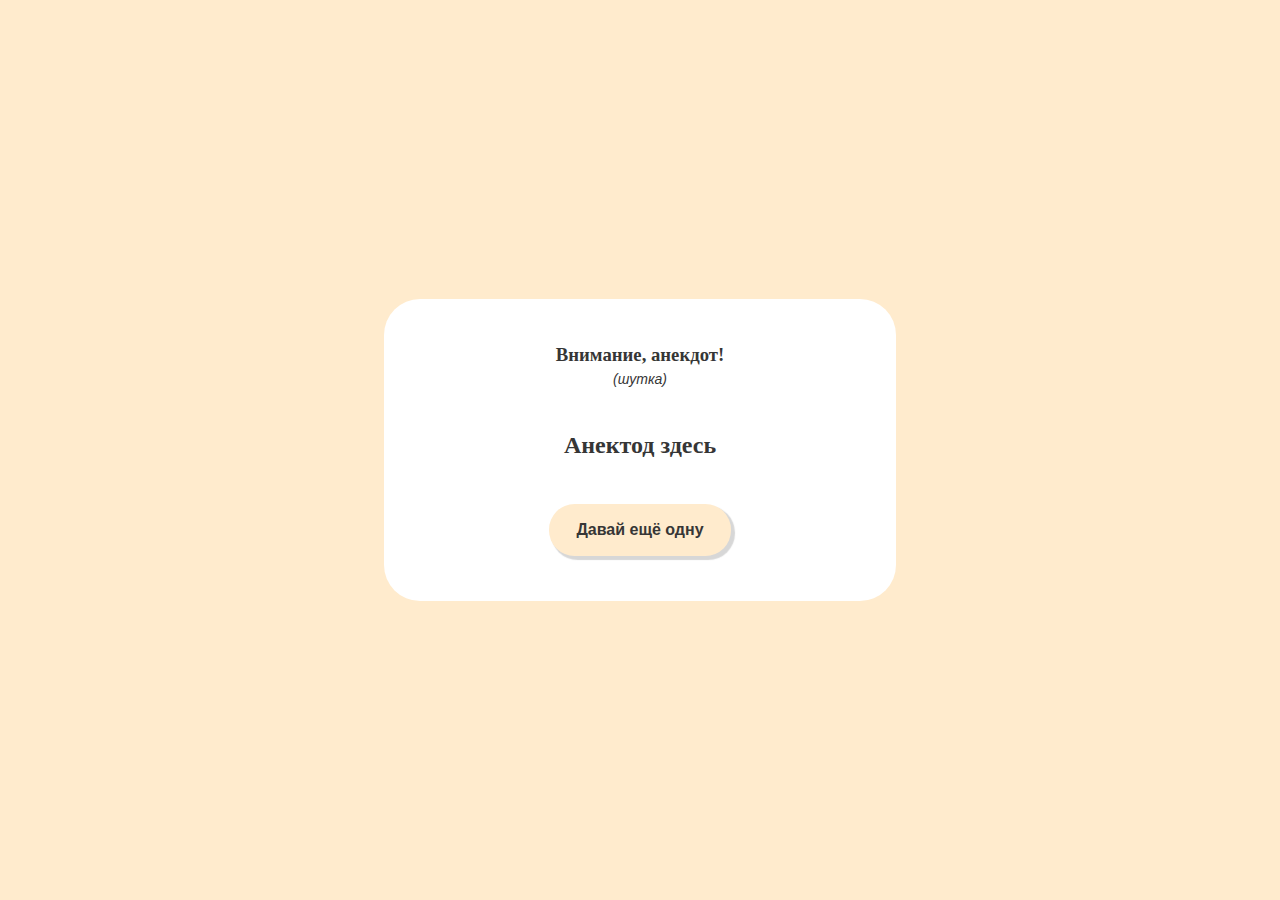
<file: Anekdoty/index.html>
<!DOCTYPE html>
<html lang="en">
<head>
    <meta charset="UTF-8">
    <meta name="viewport" content="width=device-width, initial-scale=1.0">
    <title>Anekdoty</title>
    <link rel="stylesheet" href="style.css">
</head>
<body>
    
    <div class="container">
        <div class="text-box">
            <h3>Внимание, анекдот!</h3>
            <p class="note">(шутка)</p>
        </div>
        <p id="anekdot">Анектод здесь</p>
        <button id="btn">Давай ещё одну</button>
    </div>

    <script src="script.js"></script>
</body>
</html>
</file>
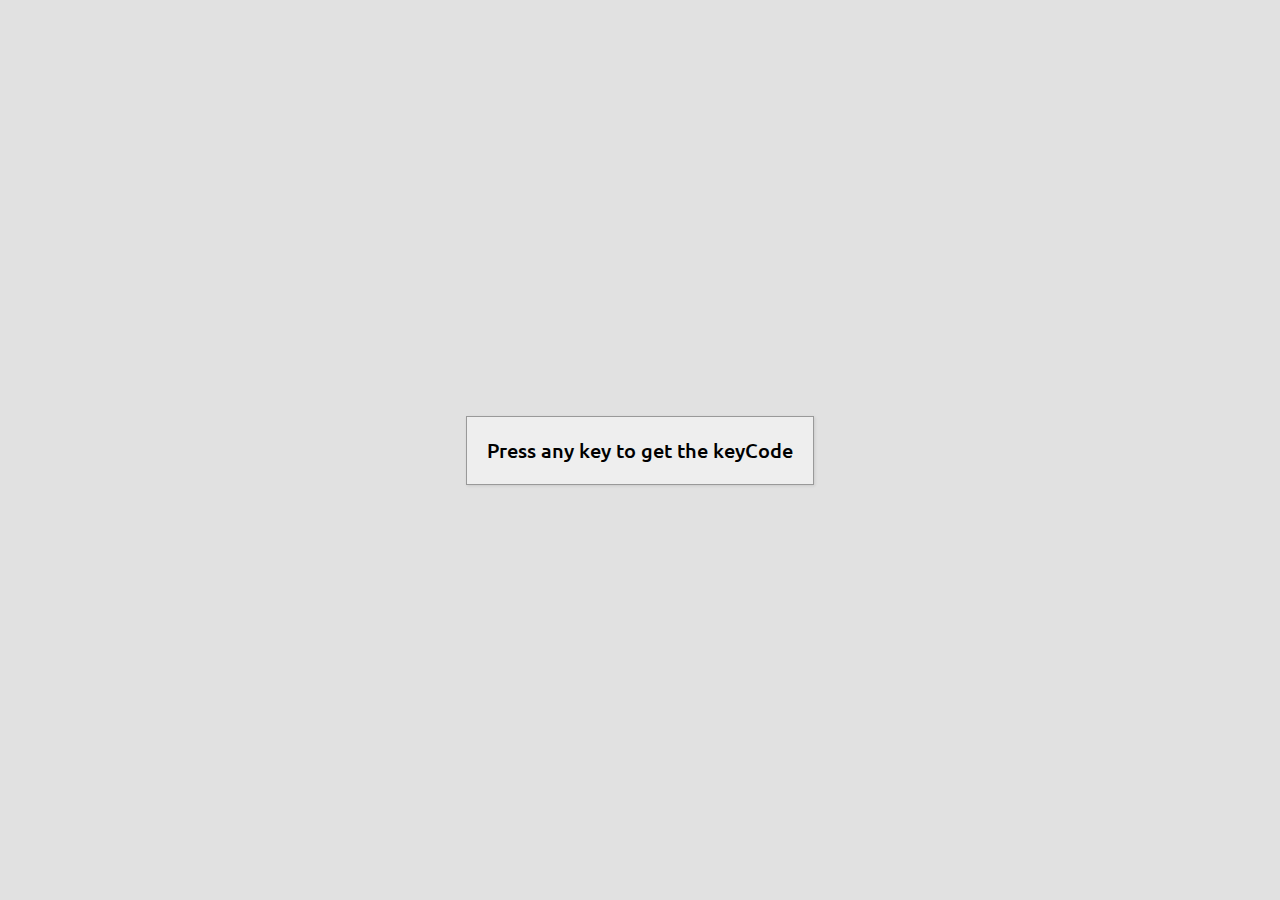
<file: Event Key Codes/index.html>
<!DOCTYPE html>
<html lang="en">
<head>
    <meta charset="UTF-8">
    <meta name="viewport" content="width=device-width, initial-scale=1.0">
    <title>Event Key Codes</title>
    <link rel="stylesheet" href="style.css">
</head>
<body>
    <div id="insert">
        <div class="key">
            Press any key to get the keyCode
        </div>
    </div>

    <script src="script.js"></script>
</body>
</html>
</file>
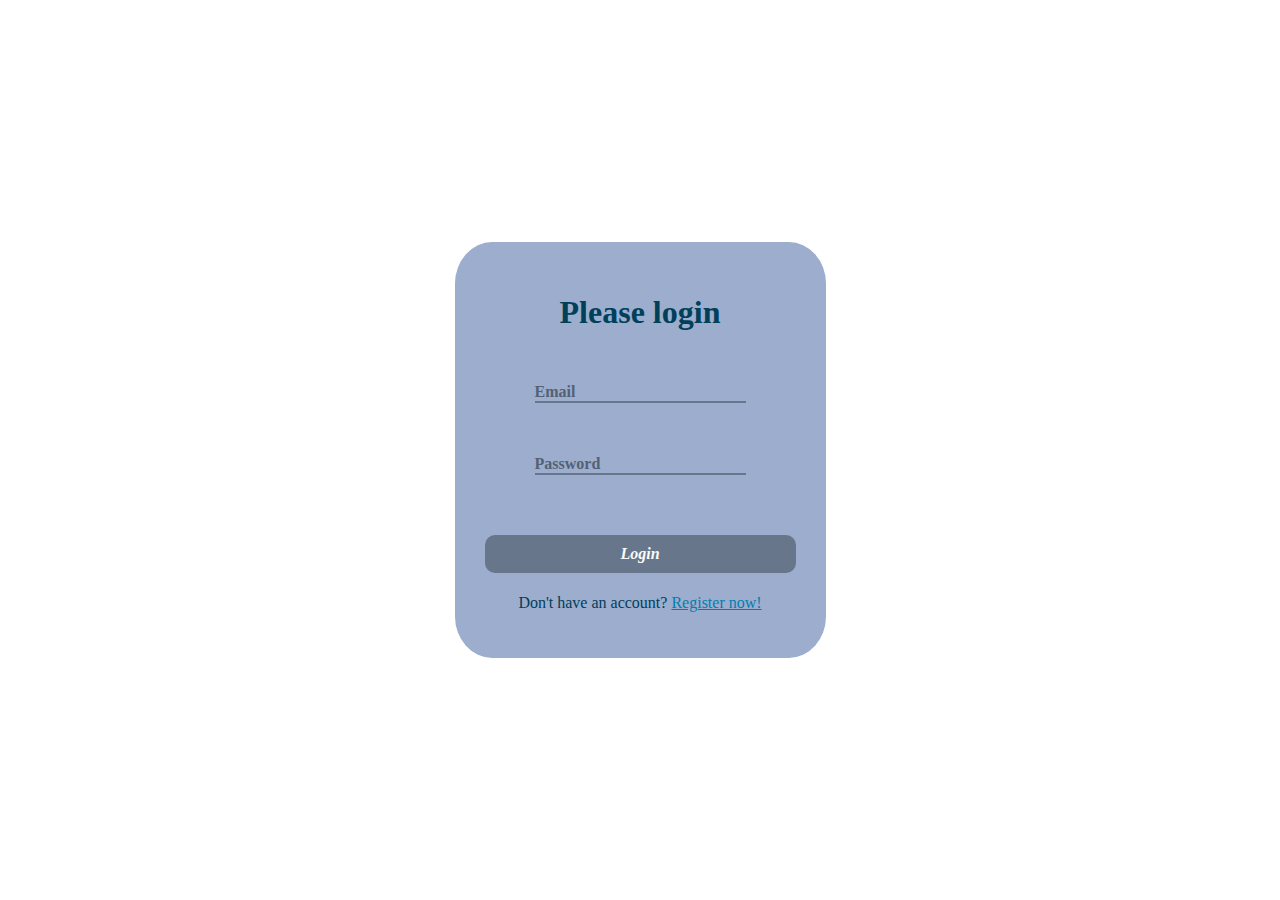
<file: Form Animation/index.html>
<!DOCTYPE html>
<html lang="en">
<head>
    <meta charset="UTF-8">
    <meta name="viewport" content="width=device-width, initial-scale=1.0">
    <title>Form Animation</title>
    <link rel="stylesheet" href="style.css"/>
</head>
<body>
    <form>
        <h1 class="text">Please login</h1>

        <div class="form-control">
            <input type="email" id="login" required>
            <label for="login">Email</label>
        </div>

        <div class="form-control">
            <input type="password" id="password" required>
            <label for="password">Password</label>
        </div>

        <button id="btn">Login</button>

        <p class="text">Don't have an account? <a href="#">Register now!</a></p>
    </form>





    <script src="script.js"></script>
</body>
</html>
</file>
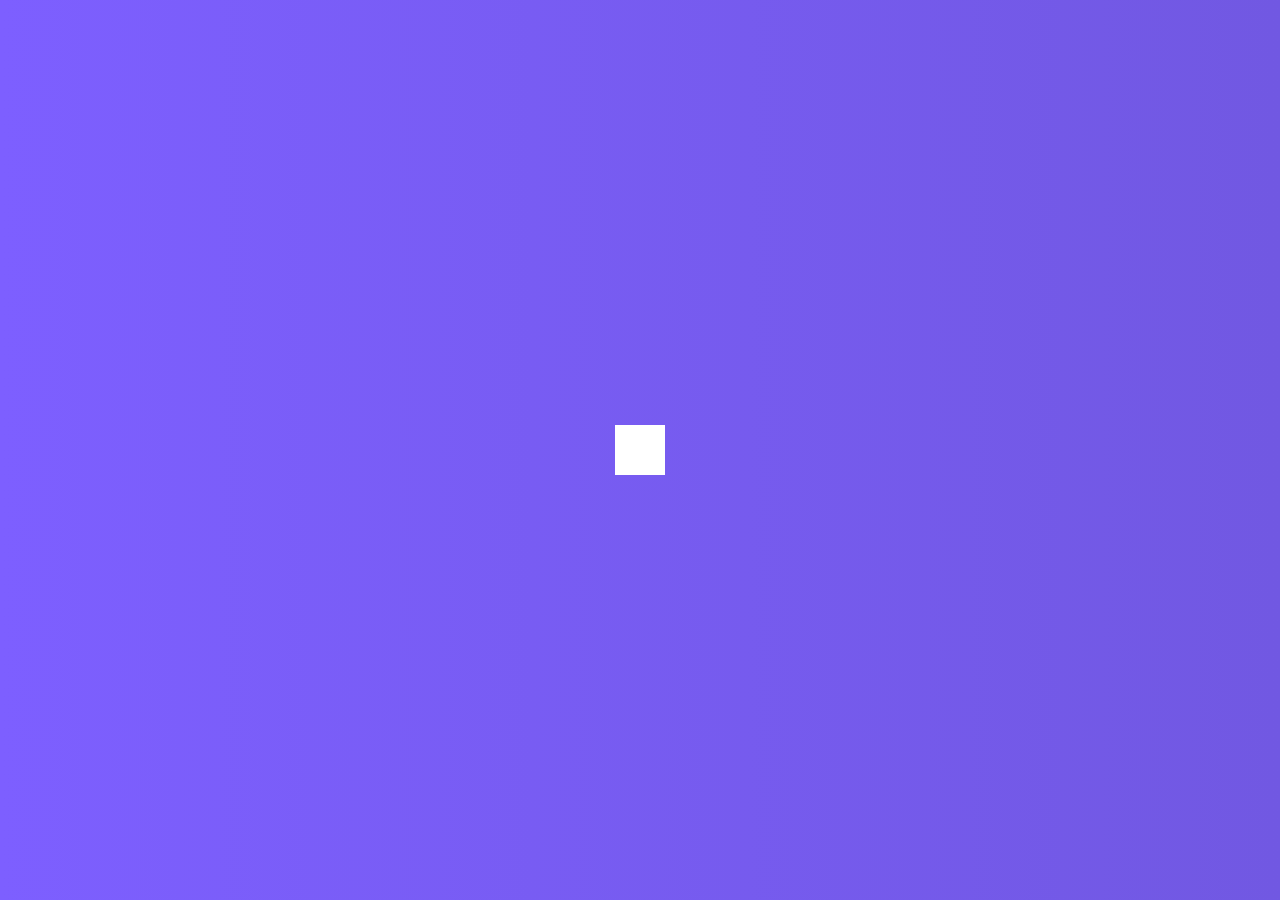
<file: Hidden Search Widget/index.html>
<!DOCTYPE html>
<html lang="en">
<head>
    <meta charset="UTF-8">
    <meta name="viewport" content="width=device-width, initial-scale=1.0">
    <title>Hidden Search Widget</title>
    <link rel="stylesheet" href="https://cdnjs.cloudflare.com/ajax/libs/font-awesome/6.4.2/css/all.min.css" integrity="sha512-z3gLpd7yknf1YoNbCzqRKc4qyor8gaKU1qmn+CShxbuBusANI9QpRohGBreCFkKxLhei6S9CQXFEbbKuqLg0DA==" crossorigin="anonymous" referrerpolicy="no-referrer" />
    <link rel="stylesheet" href="style.css">
</head>
<body>
    <div class="search">
        <input type="text" class="input" placeholder="Search...">
        <button class="button">
            <i class="fas fa-search"></i>
        </button>
    </div>

    <script src="script.js"></script>
</body>
</html>
</file>
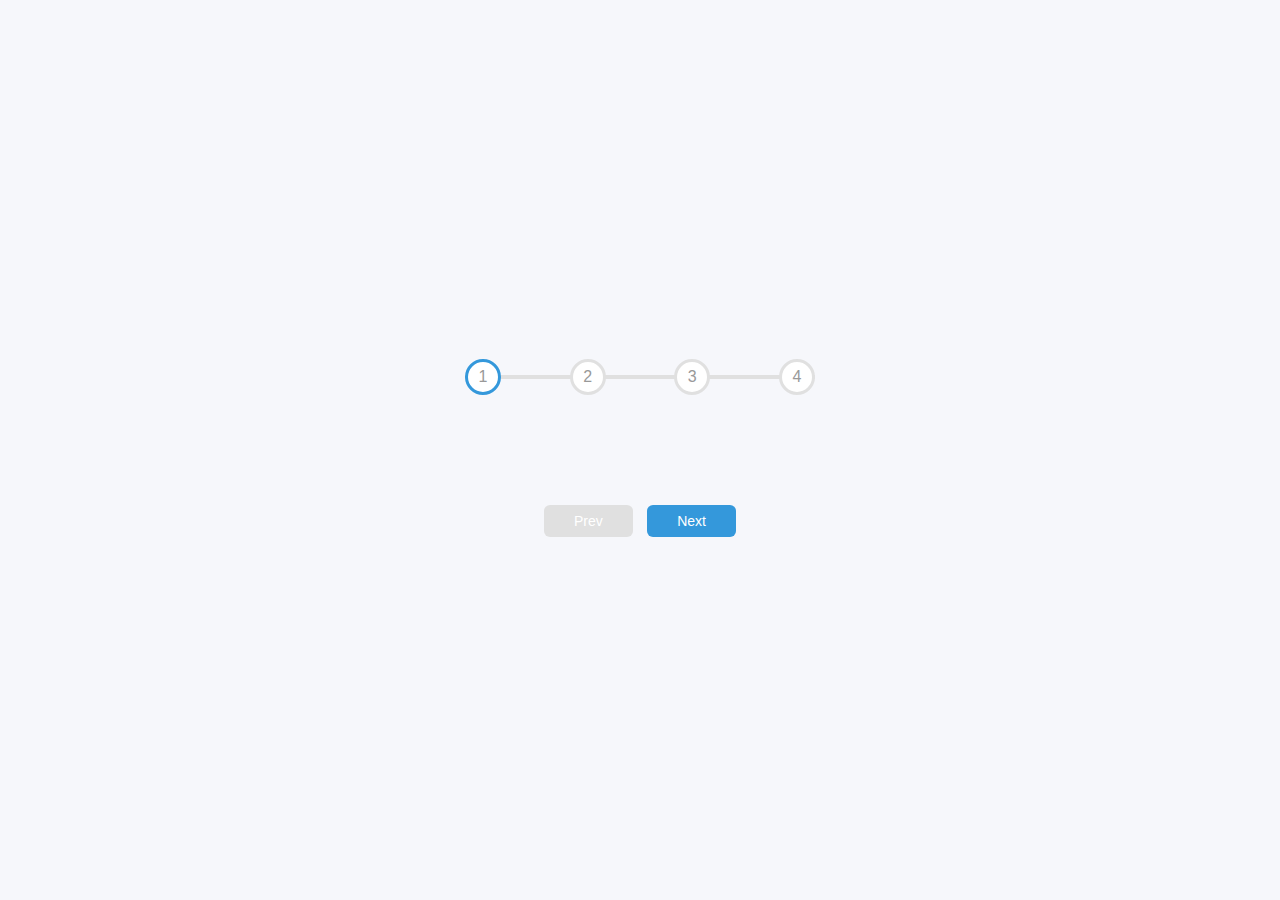
<file: Progress Steps/index.html>
<!DOCTYPE html>
<html lang="en">
<head>
    <meta charset="UTF-8">
    <meta name="viewport" content="width=device-width, initial-scale=1.0">
    <title>Progress Steps</title>
    <link rel="stylesheet" href="style.css">
</head>
<body>
    <div class="container">
        <div class="progress-container">
            <div class="progress" id="progress"></div>
            <div class="circle active">1</div>
            <div class="circle">2</div>
            <div class="circle">3</div>
            <div class="circle">4</div>
        </div>

        <button class="btn" id="prev" disabled>Prev</button>
        <button class="btn" id="next">Next</button>
    </div>

    <script src="script.js"></script>
</body>
</html>
</file>
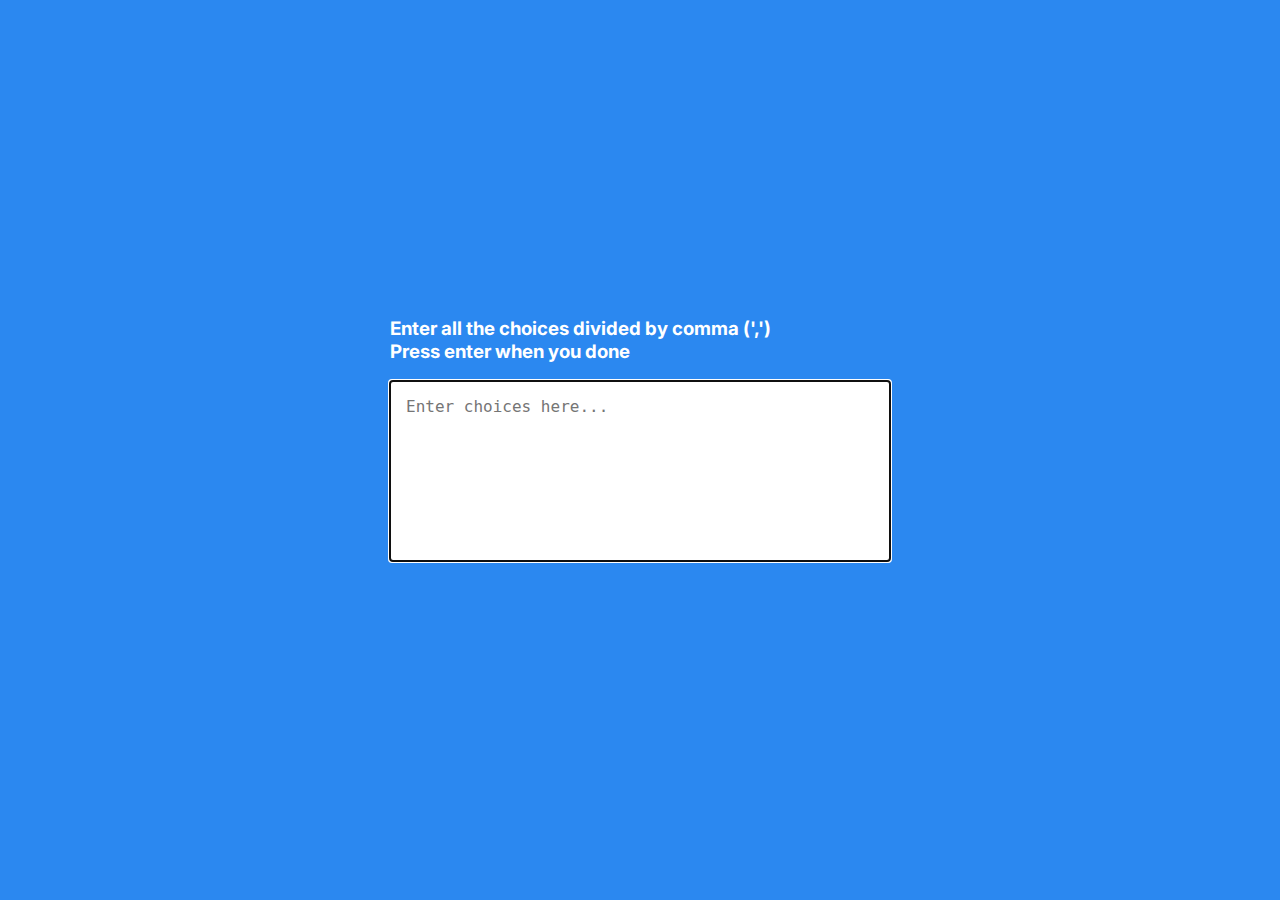
<file: Random Choice Picker/index.html>
<!DOCTYPE html>
<html lang="en">
<head>
    <meta charset="UTF-8">
    <meta name="viewport" content="width=device-width, initial-scale=1.0">
    <title>Random Choice Picker</title>
    <link rel="stylesheet" href="style.css">
</head>
<body>
    <div class="container">
        <h3>Enter all the choices divided by comma (',')<br>Press enter when you done</h3>
        <textarea placeholder="Enter choices here..." name="" id="textarea"></textarea>
    

        <div id="tags">
            
        </div>
    </div>

    <script src="script.js"></script>
</body>
</html>
</file>
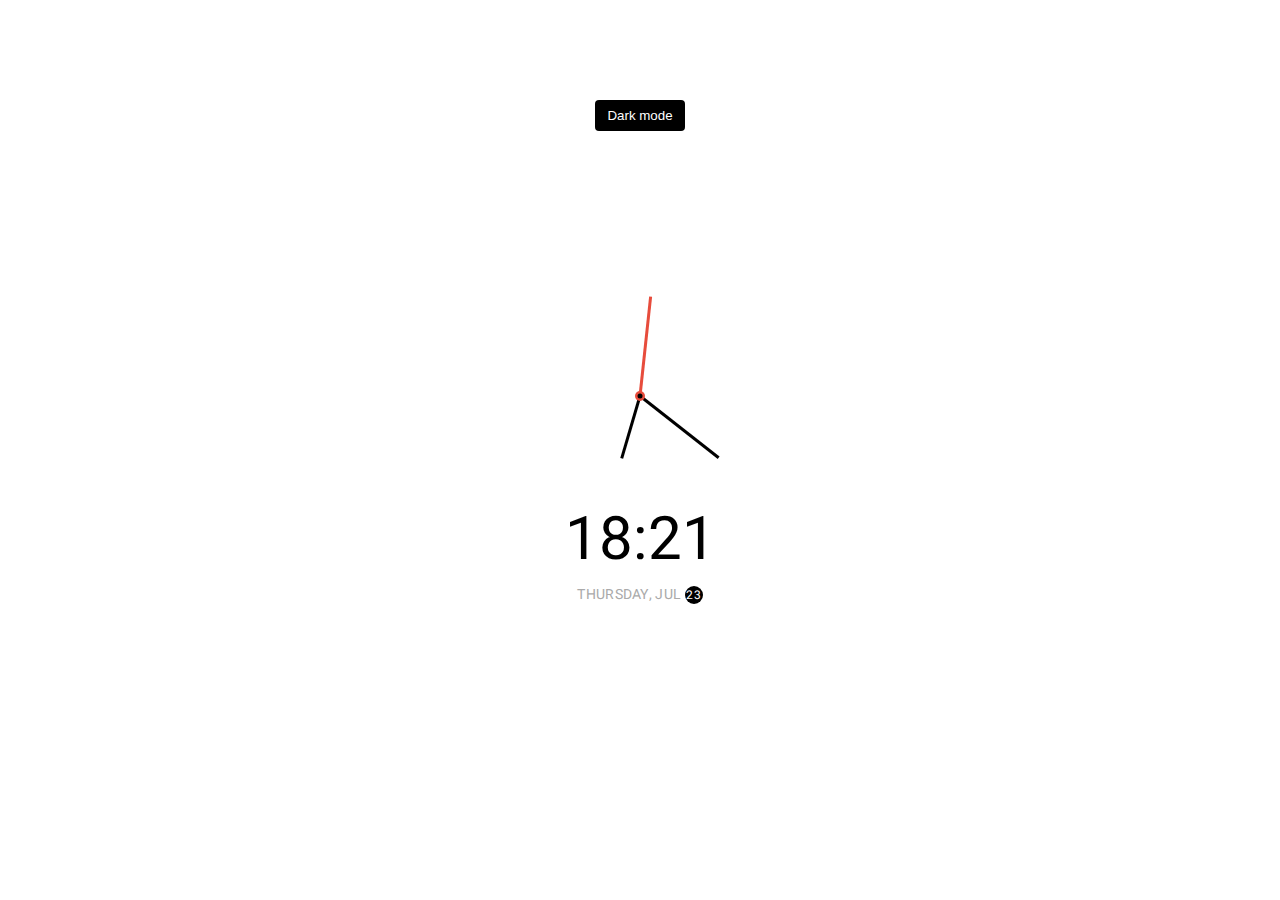
<file: Time Clock/index.html>
<!DOCTYPE html>
<html lang="en">
<head>
    <meta charset="UTF-8">
    <meta name="viewport" content="width=device-width, initial-scale=1.0">
    <title>Theme Clock</title>
    <link rel="stylesheet" href="style.css">
</head>
<body>
    <button class="toggle">Dark mode</button>
    
    <div class="clock-container">
        <div class="clock">
            <div class="needle hour"></div>
            <div class="needle minute"></div>
            <div class="needle second"></div>
            <div class="center-point"></div>
        </div>

        <div class="time">12:00</div>
        <div class="date">Monday, Nov <span class="circle">2</span></div>
    </div>

    <script src="script.js"></script>
</body>
</html>
</file>
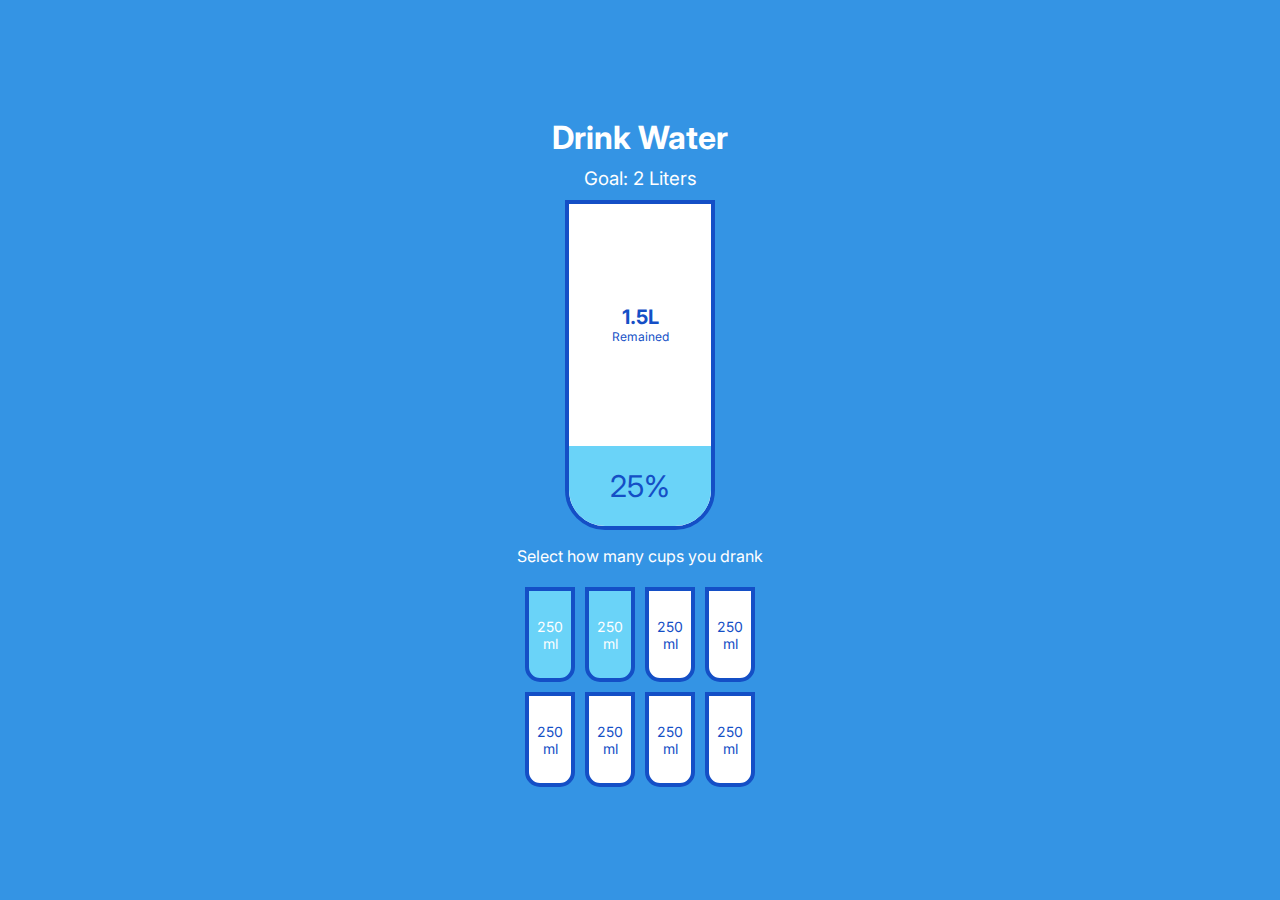
<file: Water Drink App/index.html>
<!DOCTYPE html>
<html lang="en">
<head>
    <meta charset="UTF-8">
    <meta name="viewport" content="width=device-width, initial-scale=1.0">
    <title>Water Drink App</title>
    <link rel="stylesheet" href="style.css">
</head>
<body>
    <h1>Drink Water</h1>
    <h3>Goal: 2 Liters</h3>

    <div class="cup">
        <div class="remained" id="remained">
            <span id="liters">1.5L</span>
            <small>Remained</small>
        </div>

        <div class="percentage" id="percentage">
            20%
        </div>
    </div>

    <p class="text">Select how many cups you drank</p>

    <div class="cups">
        <div class="cup cup-small full">250ml</div>
        <div class="cup cup-small full">250ml</div>
        <div class="cup cup-small">250ml</div>
        <div class="cup cup-small">250ml</div>
        <div class="cup cup-small">250ml</div>
        <div class="cup cup-small">250ml</div>
        <div class="cup cup-small">250ml</div>
        <div class="cup cup-small">250ml</div>
    </div>

    <script src="script.js"></script>
</body>
</html>
</file>
<file: Anekdoty/style.css>
* {
    box-sizing: border-box;
    margin: 0;
    padding: 0;
}

body {
    background-color: blanchedalmond;
    height: 100svh;
    width: 100svw;
    font-family: 'Roboto', 'sans-serif';
    color: #363636;
    display: flex;
    justify-content: center;
    align-items: center;
    flex-direction: column;
    overflow: hidden;
}

.container {
    background-color: white;
    text-align: center;
    width: 40svw;
    min-width: 50svh;
    padding: 5svh 2svh;
    border-radius: 4svh;
}

#btn {
    border-color: transparent;
    background-color: blanchedalmond;
    padding: 15px 25px;
    border-radius: 2svw;
    color: #363636;
    font-weight: 800;
    font-size: 16px;
    box-shadow: 3px 3px 1px 1px rgb(54, 54, 54, 0.2);
    cursor: pointer;
}



.note{
    font-family: 'Georgia', sans-serif;
    font-size: 14px;
    font-style: italic;
    font-weight: 300;
    margin-top: 5px;
}

#anekdot{
    font-size: 24px;
    font-weight: 600;
    margin: 5svh 0;
}
</file>
<file: Event Key Codes/style.css>
@import url('https://fonts.googleapis.com/css2?family=Ubuntu:ital,wght@0,300;0,400;0,500;0,700;1,300;1,400;1,500;1,700&display=swap');

* {
    box-sizing: border-box;
}

body {
    font-family: 'Ubuntu', sans-serif;
    overflow: hidden;
    display: flex;
    justify-content: center;
    align-items: center;
    height: 100vh; /* Обновлено на стандартное */
    background-color: #e1e1e1;
    margin: 0; /* Удаление отступов для body */
}

#insert {
    display: flex;
    justify-content: center;
    align-items: center;
    flex-direction: column;
    width: 100%;
    height: 100%;
}

.key {
    border: 1px solid #999;
    background-color: #eee;
    display: flex;
    flex-direction: column;
    align-items: center;
    font-size: 20px;
    font-weight: 500;
    box-shadow: 1px 1px 3px rgba(0, 0, 0, 0.1);
    padding: 20px;
    margin: 10px;
    min-width: 150px;
    position: relative;
    text-align: center;
}

.key small {
    font-weight: 400;
    color: #999;
    text-align: center;
}
</file>
<file: Form Animation/style.css>
*{
    box-sizing: border-box;
}

body {
    display: flex;
    flex-direction: column;
    align-items: center;
    justify-content: center;
    height: 100vh;
    margin: 0;
    font-family: Georgia, 'Times New Roman', Times, serif;
}

form{
    background-color: #9cadce;
    padding: 30px;
    border-radius: 10%;
}

.text {
    text-align: center;
    color: rgb(0, 64, 89);
}

h1{
    margin-bottom: 40px;
}

a {
    color: rgb(1, 126, 176);
}

.form-control{
    margin: 50px;
    position: relative;
}

.form-control input{
    outline: none;
    margin-bottom: 10px;
    display: block;
    background-color: transparent;
    border: 0;
    width: 100%;
    border-bottom: 2px #67768a solid;
    font-size: 16px;
}

#btn {
    padding: 10px;
    margin-top: 10px;
    margin-bottom: 5px;
    font-size: 16px;
    background-color: #67768a;
    border: 0;
    border-radius: 10px;
    font-weight: 800;
    font-style: italic;
    color: rgb(250, 250, 250);
    font-family: Georgia, 'Times New Roman', Times, serif;
    width: 100%;
}

#btn:focus{
    outline: none;
}

#btn:active{
    transform: scale(0.98);
}

.form-control label{
    position: absolute;
    font-size: 16px;
    color: #546173;
    font-weight: 800;
    top: 2px;
    left: 0px;
    letter-spacing: 0;
}

.form-control label span{
    display: inline-block;
    transition: 0.4s cubic-bezier(.7,-0.36,.36,1.35);
}

.form-control input:focus + label span, .form-control input:valid + label span {
    color: lightblue;
    transform: translateY(-30px);
}
</file>
<file: Hidden Search Widget/style.css>
* {
    box-sizing: border-box;
}

body {
    background-image: linear-gradient(90deg, #7d5fff, #7158e2);
    display: flex;
    align-items: center;
    justify-content: center;
    font-family: 'Roboto', 'sans-serif';
    overflow: hidden;
    margin: 0;
    height: 100vh;
}

.search {
    position: relative;
    height: 50px;
}

.search .input {
    height: 50px;
    padding: 15px;
    border: 0;
    background-color: #fff;
    font-size: 18px;
    width: 50px;
    transition: width 0.3s ease;
}

.button {
    cursor: pointer;
    position: absolute;
    height: 50px;
    width: 50px;
    border: 0;
    background-color: #fff;
    padding: 15px;
    top: 0;
    left: 0;
    transition: transform 0.3s ease;
}

i {
    font-size: 18px;
}

.button:focus, .input:focus {
    outline: none;
}

.search.active .input {
    width: 200px;
}

.search.active .button {
    transform: translateX(198px);
}
</file>
<file: Progress Steps/style.css>
:root {
    --line-border-fill: #3498db;
    --line-border-empty: #e0e0e0;
}

body {
    background-color: #f6f7fb;
    display: flex;
    align-items: center;
    justify-content: center;
    font-family: 'Roboto', sans-serif;
    overflow: hidden;
    height: 100vh;
    margin: 0;
}

.container {
    text-align: center;
}

.progress-container {
    display: flex;
    justify-content: space-between;
    position: relative;
    margin-bottom: 30%;
    max-width: 100%;
    width: 350px;
}

.progress-container::before {
    content: '';
    position: absolute;
    background-color: var(--line-border-empty);
    top: 50%;
    left: 0;
    height: 4px;
    width: 100%;
    z-index: -1;
    transform: translateY(-50%);
}

.progress {
    position: absolute;
    background-color: var(--line-border-fill);
    top: 50%;
    left: 0;
    height: 4px;
    width: 0%;
    z-index: -1;
    transform: translateY(-50%);
    transition: 0.4s ease-in;
}

.circle {
    background-color: #fff;
    color: #999;
    border-radius: 50%;
    height: 30px;
    width: 30px;
    display: flex;
    align-items: center;
    justify-content: center;
    border: 3px solid var(--line-border-empty);
}

.circle.active {
    border-color: var(--line-border-fill);
    transition: border-color 0.6s ease;
}

.btn {
    background-color: var(--line-border-fill);
    color: #fff;
    border: 0;
    border-radius: 6px;
    cursor: pointer;
    padding: 8px 30px;
    margin: 5px;
    font-size: 14px;
}

.btn:active {
    transform: scale(0.98);
}

.btn:focus {
    outline: 0;
}

.btn:disabled {
    background-color: var(--line-border-empty);
    cursor: not-allowed;
    transition: 0.3s ease-in;
}
</file>
<file: Random Choice Picker/style.css>
@import url('https://fonts.googleapis.com/css2?family=Inter:wght@100..900&display=swap');
* {
    box-sizing: border-box;
    padding: 0;
    margin: 0;
}

body {
    display: flex;
    justify-content: center;
    align-items: center;
    flex-direction: column;
    height: 100svh;
    overflow: hidden;
    font-family: 'Inter', sans-serif;
    background-color: #2b88f0;
}

#textarea {
    margin: 2svh 0;
    padding: 1rem;
    height: 20svh;
    width: 100%;
    resize: none;
    border: none;
    font-size: 1rem;
}

h3 {
    color: #fff;
}

.container {
    min-width: 300px;
    max-width: 500px;
    width: 100%;
}

.tag {
    color:#fff;
    background-color: #f0932b;
    margin: 0 5px 10px 0;
    padding: 10px 20px;
    font-size: 14px;
    border-radius: 50px;
    display: inline-block;
}

.tag.highlight {
    background-color: #a12bf0;
}
</file>
<file: Time Clock/style.css>
@import url('https://fonts.googleapis.com/css2?family=Heebo:wght@100..900&display=swap');

* {
    box-sizing: border-box;
    margin: 0;
    padding: 0;
}

:root {
    --primary-color: #000;
    --secondary-color: #fff;
}

html.dark {
    --primary-color: #fff;
    --secondary-color: #333;
}

html.dark {
    background-color: #111;
    color: var(--primary-color);
}

html {
    transition: all 0.5s ease-in;
}

body {
    display: flex;
    justify-content: center;
    align-items: center;
    height: 100svh;
    font-family: 'Heebo', sans-serif;
}

.toggle {
    cursor: pointer;
    background-color: var(--primary-color);
    color: var(--secondary-color);
    border: 0;
    border-radius: 4px;
    padding: 8px 12px;
    position: absolute;
    top: 100px;
}

.toggle:focus {
    outline: none;
}

.clock-container {
    display: flex;
    flex-direction: column;
    justify-content: space-between;
    align-items: center;
}

.clock {
    position: relative;
    width: 200px;
    height: 200px;
}

.needle {
    background-color: var(--primary-color);
    position: absolute;
    top: 50%;
    left: 50%;
    height: 65px;
    width: 3px;
    transform-origin: bottom center;
    transition: all 0.5s ease-in;
}

.needle.hour {
    transform: translate(-50%, -100%) rotate(0deg);
}

.needle.minute {
    transform: translate(-50%, -100%) rotate(0deg);
    height: 100px;
}

.needle.second {
    transform: translate(-50%, -100%) rotate(0deg);
    height: 100px;
    background-color: #e74c3c;
}

.center-point {
    background-color: #e74c3c;
    width: 10px;
    height: 10px;
    position: absolute;
    top: 50%;
    left: 50%;
    transform: translate(-50%, -50%);
    border-radius: 50%;
}

.center-point::after {
    content: '';
    background-color: var(--primary-color);
    width: 5px;
    height: 5px;
    position: absolute;
    top: 50%;
    left: 50%;
    transform: translate(-50%, -50%);
    border-radius: 50%;
    transition: all 0.5s ease-in;
}

.time {
    font-size: 60px;
}

.date {
    color: #aaa;
    font-size: 14px;
    letter-spacing: 0.3px;
    text-transform: uppercase;
}

.date .circle {
    background-color: var(--primary-color);
    color: var(--secondary-color);
    border-radius: 50%;
    height: 18px;
    width: 18px;
    display: inline-flex;
    align-items: center;
    justify-content: center;
    line-height: 18px;
    transition: all 0.5s ease-in;
    font-size: 12px;
}
</file>
<file: Water Drink App/style.css>
@import url('https://fonts.googleapis.com/css2?family=Inter:wght@100..900&display=swap');

:root {
    --border-color: #144fc6;
    --fill-color: #6ad3f8;
}

* {
    box-sizing: border-box;
}

body {
    font-family: 'Inter', sans-serif;
    color: #fff;
    background-color: #3494e4;
    display: flex;
    justify-content: center;
    align-items: center;
    height: 100svh;
    flex-direction: column;
    overflow: hidden;
    margin: 0;
}

h1 {
    margin: 10px 0 0;
}

h3 {
    font-weight: 400;
    margin: 10px 0;
}

.cup {
    background-color: #fff;
    border: 4px var(--border-color) solid;
    color: var(--border-color);
    border-radius: 0 0 40px 40px;
    width: 150px;
    height: 330px;
    display: flex;
    flex-direction: column;
    overflow: hidden;
}

.cup.cup-small {
    width: 50px;
    height: 95px;
    border-radius: 0 0 15px 15px;
    background-color: #fff;
    font-size: 14px;
    justify-content: center;
    text-align: center;
    margin: 5px;
    transition: 0.3s ease;
    padding: 5px; 
    word-wrap: break-word; 
    box-sizing: border-box;
}

.cups {
    display: flex;
    justify-content: center;
    align-items: center;
    flex-wrap: wrap;
    width: 280px;
}

.cup.cup-small.full {
    background-color: var(--fill-color);
    color: #fff;
}

.remained {
    display: flex;
    align-items: center;
    justify-content: center;
    text-align: center;
    flex-direction: column;
    flex-grow: 1;
    transition: 0.3s ease;
}

.remained span {
    font-size: 20px;
    font-weight: bold;
}

.remained small {
    font-size: 12px;
}

.percentage {
    background-color: var(--fill-color);
    display: flex;
    align-items: center;
    justify-content: center;
    font-size: 30px;
    height: 0px;
    transition: 0.3s ease;
}

.leters {
    transition: 0.3s ease;
}

.text {
    text-align: center;
}
</file>
